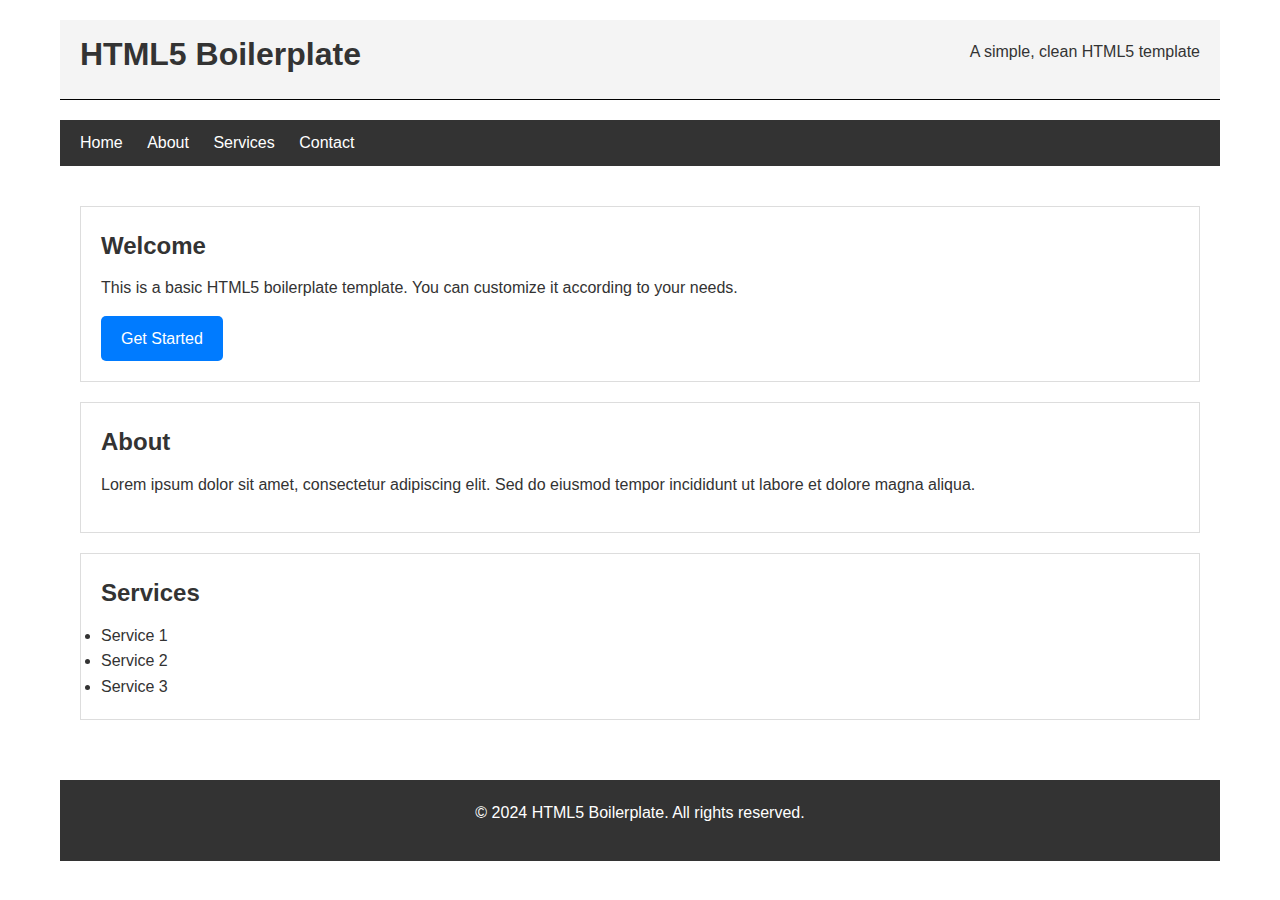
<file: Myntra/index.html>
<!DOCTYPE html>
<html lang="en">
<head>
    <meta charset="UTF-8">
    <meta name="viewport" content="width=device-width, initial-scale=1.0">
    <link rel="stylesheet" href="styles.css">
    <title>HTML5 Boilerplate</title>
    <style>
        * {
            margin: 0;
            padding: 0;
            box-sizing: border-box;
        }

        body {
            font-family: Arial, sans-serif;
            line-height: 1.6;
            color: #333;
            max-width: 1200px;
            margin: 0 auto;
            padding: 20px;
        }

        header {
            background: #f4f4f4;
            padding: 20px;
            text-align: center;
            margin-bottom: 20px;
        }

        nav {
            background: #333;
            padding: 10px;
            margin-bottom: 20px;
        }

        nav a {
            color: white;
            text-decoration: none;
            margin: 0 10px;
        }

        nav a:hover {
            color: #ddd;
        }

        main {
            padding: 20px;
        }

        .container {
            background: white;
            padding: 20px;
            margin-bottom: 20px;
            border: 1px solid #ddd;
        }

        footer {
            background: #333;
            color: white;
            text-align: center;
            padding: 20px;
            margin-top: 20px;
        }

        h1, h2, h3 {
            margin-bottom: 10px;
        }

        p {
            margin-bottom: 15px;
        }

        .btn {
            background: #007bff;
            color: white;
            padding: 10px 20px;
            text-decoration: none;
            border-radius: 5px;
            display: inline-block;
        }

        .btn:hover {
            background: #0056b3;
        }
    </style>
</head>
<body>
    <header>
        <h1>HTML5 Boilerplate</h1>
        <p>A simple, clean HTML5 template</p>
    </header>

    <nav>
        <a href="#home">Home</a>
        <a href="#about">About</a>
        <a href="#services">Services</a>
        <a href="#contact">Contact</a>
    </nav>

    <main>
        <div class="container">
            <h2>Welcome</h2>
            <p>This is a basic HTML5 boilerplate template. You can customize it according to your needs.</p>
            <a href="#" class="btn">Get Started</a>
        </div>

        <div class="container">
            <h2>About</h2>
            <p>Lorem ipsum dolor sit amet, consectetur adipiscing elit. Sed do eiusmod tempor incididunt ut labore et dolore magna aliqua.</p>
        </div>

        <div class="container">
            <h2>Services</h2>
            <ul>
                <li>Service 1</li>
                <li>Service 2</li>
                <li>Service 3</li>
            </ul>
        </div>
    </main>

    <footer>
        <p>&copy; 2024 HTML5 Boilerplate. All rights reserved.</p>
    </footer>
</body>
</html>
</file>
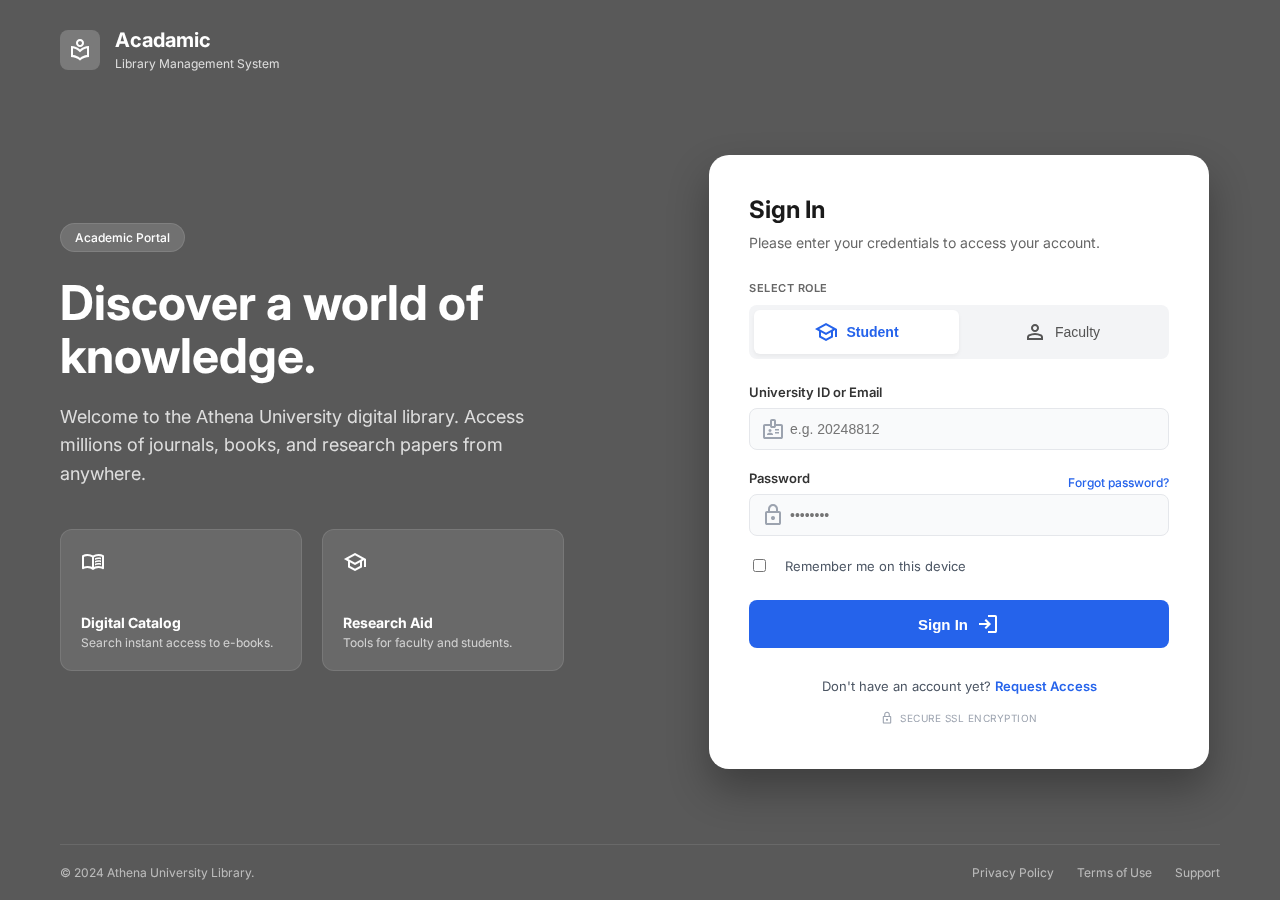
<file: login/login.html>
<!DOCTYPE html>
<html lang="en">

<head>
    <meta charset="UTF-8">
    <meta name="viewport" content="width=device-width, initial-scale=1.0">
    <title>Athena - Library Management System</title>
    <link rel="stylesheet" href="login.css">
    <!-- Google Fonts -->
    <link rel="preconnect" href="https://fonts.googleapis.com">
    <link rel="preconnect" href="https://fonts.gstatic.com" crossorigin>
    <link href="https://fonts.googleapis.com/css2?family=Inter:wght@400;500;600;700&display=swap" rel="stylesheet">
    <!-- Google Icons -->
    <link rel="stylesheet"
        href="https://fonts.googleapis.com/css2?family=Material+Symbols+Outlined:opsz,wght,FILL,GRAD@20..48,100..700,0..1,-50..200" />
</head>

<body>
    <div class="background-overlay"></div>

    <div class="page-wrapper">
        <!-- Header -->
        <header class="top-header">
            <div class="logo">
                <div class="logo-icon">
                    <span class="material-symbols-outlined">local_library</span>
                </div>
                <div class="logo-text">
                    <h1>Acadamic</h1>
                    <span>Library Management System</span>
                </div>
            </div>
        </header>

        <main class="main-content">
            <!-- Left Section: Hero Text -->
            <section class="left-hero">
                <div class="hero-content">
                    <span class="pill">Academic Portal</span>
                    <h2>Discover a world of <br>knowledge.</h2>
                    <p>Welcome to the Athena University digital library. Access millions of journals, books, and
                        research papers from anywhere.</p>

                    <div class="stats-card-container">
                        <div class="stat-card">
                            <span class="material-symbols-outlined icon">menu_book</span>
                            <div class="stat-text">
                                <strong>Digital Catalog</strong>
                                <span>Search instant access to e-books.</span>
                            </div>
                        </div>
                        <div class="stat-card">
                            <span class="material-symbols-outlined icon">school</span>
                            <div class="stat-text">
                                <strong>Research Aid</strong>
                                <span>Tools for faculty and students.</span>
                            </div>
                        </div>
                    </div>
                </div>
            </section>

            <!-- Right Section: Login Card -->
            <section class="right-login">
                <div class="login-card">
                    <div class="card-header">
                        <h3>Sign In</h3>
                        <p>Please enter your credentials to access your account.</p>
                    </div>

                    <div class="role-selector">
                        <label>Select Role</label>
                        <div class="toggle-container">
                            <button class="role-btn active" data-role="student">
                                <span class="material-symbols-outlined">school</span>
                                Student
                            </button>
                            <button class="role-btn" data-role="faculty">
                                <span class="material-symbols-outlined">person</span>
                                Faculty
                            </button>
                        </div>
                    </div>

                    <form class="login-form">
                        <div class="form-group">
                            <label>University ID or Email</label>
                            <div class="input-wrapper">
                                <span class="material-symbols-outlined input-icon">badge</span>
                                <input type="text" placeholder="e.g. 20248812">
                            </div>
                        </div>

                        <div class="form-group">
                            <div class="label-row">
                                <label>Password</label>
                                <a href="#" class="forgot-pass">Forgot password?</a>
                            </div>
                            <div class="input-wrapper">
                                <span class="material-symbols-outlined input-icon">lock</span>
                                <input type="password" placeholder="••••••••">
                            </div>
                        </div>

                        <div class="form-options">
                            <label class="checkbox-container">
                                <input type="checkbox">
                                <span class="checkmark"></span>
                                Remember me on this device
                            </label>
                        </div>

                        <button type="button" class="sign-in-btn">
                            Sign In
                            <span class="material-symbols-outlined">login</span>
                        </button>
                    </form>

                    <div class="card-footer">
                        <p>Don't have an account yet? <a href="#">Request Access</a></p>
                        <div class="secure-badge">
                            <span class="material-symbols-outlined">lock</span>
                            Secure SSL Encryption
                        </div>
                    </div>
                </div>
            </section>
        </main>

        <!-- Footer -->
        <footer class="bottom-footer">
            <div class="copyright">© 2024 Athena University Library.</div>
            <div class="footer-links">
                <a href="#">Privacy Policy</a>
                <a href="#">Terms of Use</a>
                <a href="#">Support</a>
            </div>
        </footer>
    </div>

    <script src="login.js"></script>
</body>

</html>
</file>
<file: Myntra/styles.css>
* {
    margin: 0;
    padding: 0;
    font-family: Assistant, -apple-system, BlinkMacSystemFont, Segoe UI, Roboto, Helvetica, Arial, sans-serif;
    box-sizing: border-box;
}

header{
    height: 80px;
    background-color: #ffffff;
    display: flex;
    justify-content: space-between;
    align-items: center;
    border-bottom: 1px solid black;
}

.myntra-home{
    height: 45px;
}

.nav-bar {
    display: flex;
    justify-content: space-between;
    min-width: 500px;
}

.nav-bar a {
    text-decoration: none;
    color: #282c3f;
    letter-spacing: .3px;
    font-size: 14px;
    font-weight: 700;
    text-transform: uppercase;
    padding: 28px 0;
    border-bottom: 3px solid #ffffff;
}
.nav-bar a {
    position: relative;
    overflow: hidden;
}

.nav-bar a::after {
    content: '';
    position: absolute;
    bottom: 0;
    left: 0;
    width: 0;
    height: 3px;
    background-color: #f54e77;
    transition: width 0.5s ease;
}

.nav-bar a:hover::after {
    width: 100%;
}

.nav-bar a:active::after {
    width: 100%;
    animation: loadingBar 2s ease;
}

@keyframes loadingBar {
    0% {
        width: 0%;
    }
    25% {
        width: 25%;
    }
    50% {
        width: 50%;
    }
    75% {
        width: 75%;
    }
    100% {
        width: 100%;
    }
}
.nav-bar sup {
    color: #ff3f6c;
    font-size: 10px;
}

.logo {
    margin-left: 4%;
}

.search {
    height: 40px;
    min-width: 200px;
    width: 32%;
    display: flex;
    align-items: center;
}

.search-bar {
    background-color: #f5f5f6;
    color: #696e79;
    flex-grow: 1;
    height: 40px;
    border: 0;
    border-radius: 0 4px 4px 0;
}
.search-icon {
    height: 20px;
    padding: 10px;
    box-sizing: content-box;
    background-color: #f5f5f6;
    color: #282c3f;
    font-weight: 300;
    border-radius: 4px 0 0 4px;
}

.action {
    display: flex;
}

.action-container {
    display: flex;
    flex-direction: column;
    align-items: center;
    margin-right: 40px;
}
.modify{
    height:28px;
    width: 28px;
    padding-left: 5px;
    display: flex;
    align-items: center;
}
.modify:hover {
    transform: scale(1.2);
    transition: transform 0.2s ease;
}

.modify:active {
    color: #f1597c;
}

.action-icon:hover {
    transform: scale(1.2);
    transition: transform 0.2s ease;
}

.action-container:hover {
    transform: scale(1.1);
    transition: transform 0.2s ease;
}

/* main context */
.banner{
    margin-top: 40px;
}
.banner-image {
    width:100%;
}

.category-heading {
    text-transform: uppercase;
    color: #3e4152;
    letter-spacing: .15rem;
    margin: 50px 0 10px 30px;
    font-size: 1.8rem;
    max-height: 5rem;
    font-weight: 700;
}

.category-item{
    display: flex;
    flex-wrap: wrap;
    justify-content: space-evenly;
}
.offer{
    width: 200px;

}
.non-offer{
    width: 200px;

}

.footer-container {
    padding: 30px 0px 40px 0px;
    background-color: #fafbfc;
    display: flex;
    justify-content: space-evenly;
}
.first{
    display: flex;
    flex-direction: column;
    justify-content: space-evenly;
}
.first a {
    color: #282c3f;
    text-decoration: none;
    font-size: 15px;
    padding-bottom: 5px;
}
.first h3 {
    color: #696b79;
    text-decoration: none;
    font-size: 15px;
    padding-bottom: 5px;
    margin-bottom: 25px;
}

.copywrite {
    color: #94969f;
    text-align: end;
    padding: 15px;
}
</file>
<file: login/login.css>
/* Global Styles */
body,
html {
    margin: 0;
    padding: 0;
    font-family: 'Inter', sans-serif;
    height: 100%;
    width: 100%;
    overflow-x: hidden;
    overflow-y: hidden;
    /* Prevent vertical scrolling */
    color: white;
}

/* Background Setup */
body {
    /* Fallback gradient if image fails */
    background: linear-gradient(135deg, #1e3c72 0%, #2a5298 100%);
    /* New reliable library image */
    background-image: url('https://images.unsplash.com/photo-1481627834876-b7833e8f5570?ixlib=rb-4.0.3&auto=format&fit=crop&w=2256&q=80');
    background-size: cover;
    background-position: center;
    background-repeat: no-repeat;
    position: relative;
}

.background-overlay {
    position: absolute;
    top: 0;
    left: 0;
    width: 100%;
    height: 100%;
    background: rgba(0, 0, 0, 0.65);
    /* Dark overlay */
    backdrop-filter: blur(8px);
    /* Blur effect */
    z-index: 0;
}

.page-wrapper {
    position: relative;
    z-index: 1;
    height: 100%;
    display: flex;
    flex-direction: column;
    padding: 0 60px;
    box-sizing: border-box;
    /* Maintain ratio on large screens and center the wrapper */
    max-width: 1600px;
    margin: 0 auto;
    width: 100%;
}

/* ---------------------------------------------------------
   Header
--------------------------------------------------------- */
.top-header {
    display: flex;
    justify-content: space-between;
    align-items: center;
    padding: 20px 0;
    /* Reduced padding */
    height: 60px;
    /* Reduced height */
}

.logo {
    display: flex;
    align-items: center;
    gap: 15px;
}

.logo-icon {
    width: 40px;
    height: 40px;
    background-color: rgba(255, 255, 255, 0.2);
    border-radius: 8px;
    display: flex;
    justify-content: center;
    align-items: center;
}

.logo-text h1 {
    font-size: 20px;
    font-weight: 700;
    margin: 0;
    line-height: 1.2;
}

.logo-text span {
    font-size: 12px;
    opacity: 0.8;
}

/* ---------------------------------------------------------
   Main Layout
--------------------------------------------------------- */
.main-content {
    flex: 1;
    display: flex;
    align-items: center;
    justify-content: space-between;
    padding-bottom: 20px;
    /* Reduced padding */
}

/* Left Hero Section */
.left-hero {
    width: 50%;
    padding-right: 50px;
}

.pill {
    display: inline-block;
    padding: 6px 14px;
    background: rgba(255, 255, 255, 0.15);
    border-radius: 20px;
    font-size: 12px;
    font-weight: 500;
    margin-bottom: 25px;
    border: 1px solid rgba(255, 255, 255, 0.1);
}

.left-hero h2 {
    font-size: 48px;
    font-weight: 700;
    margin: 0 0 20px 0;
    line-height: 1.1;
}

.left-hero p {
    font-size: 18px;
    line-height: 1.6;
    color: rgba(255, 255, 255, 0.8);
    margin-bottom: 40px;
    max-width: 500px;
}

.stats-card-container {
    display: flex;
    gap: 20px;
    margin-bottom: 30px;
    /* Reduced margin */
}

.stat-card {
    display: flex;
    flex-direction: column;
    justify-content: space-between;
    background: rgba(255, 255, 255, 0.1);
    border: 1px solid rgba(255, 255, 255, 0.1);
    padding: 20px;
    border-radius: 12px;
    width: 200px;
    height: 100px;
}

.stat-card .icon {
    font-size: 24px;
    margin-bottom: 10px;
}

.stat-text {
    display: flex;
    flex-direction: column;
}

.stat-text strong {
    font-size: 14px;
    margin-bottom: 4px;
}

.stat-text span {
    font-size: 12px;
    opacity: 0.7;
}

/* ---------------------------------------------------------
   Right Login Section
--------------------------------------------------------- */
.right-login {
    width: 45%;
    display: flex;
    justify-content: center;
    /* Centered the card as requested */
    align-items: center;
}

.login-card {
    background: #ffffff;
    color: #1a1a1a;
    width: 100%;
    max-width: 420px;
    padding: 40px;
    border-radius: 20px;
    box-shadow: 0 20px 40px rgba(0, 0, 0, 0.3);
}

.card-header h3 {
    font-size: 24px;
    margin: 0 0 10px 0;
}

.card-header p {
    font-size: 14px;
    color: #666;
    margin: 0 0 30px 0;
}

/* Role Toggle */
.role-selector label {
    display: block;
    font-size: 11px;
    font-weight: 600;
    color: #666;
    text-transform: uppercase;
    letter-spacing: 0.5px;
    margin-bottom: 10px;
}

.toggle-container {
    background: #F3F4F6;
    padding: 5px;
    border-radius: 8px;
    display: flex;
    margin-bottom: 25px;
}

.role-btn {
    flex: 1;
    border: none;
    background: transparent;
    padding: 10px;
    border-radius: 6px;
    font-size: 14px;
    font-weight: 500;
    color: #555;
    cursor: pointer;
    display: flex;
    align-items: center;
    justify-content: center;
    gap: 8px;
    transition: all 0.2s;
}

.role-btn.active {
    background: white;
    color: #2563EB;
    box-shadow: 0 2px 4px rgba(0, 0, 0, 0.05);
    font-weight: 600;
}

/* Form Styles */
.form-group {
    margin-bottom: 20px;
}

.form-group label {
    display: block;
    font-size: 13px;
    font-weight: 600;
    color: #333;
    margin-bottom: 8px;
}

.label-row {
    display: flex;
    justify-content: space-between;
    align-items: center;
}

.forgot-pass {
    font-size: 12px;
    color: #2563EB;
    text-decoration: none;
    font-weight: 500;
}

.input-wrapper {
    position: relative;
}

.input-icon {
    position: absolute;
    left: 12px;
    top: 50%;
    transform: translateY(-50%);
    color: #9CA3AF;
    font-size: 20px;
}

.input-wrapper input {
    width: 100%;
    padding: 12px 12px 12px 40px;
    /* Space for icon */
    border: 1px solid #E5E7EB;
    border-radius: 8px;
    font-size: 14px;
    background: #F9FAFB;
    box-sizing: border-box;
    outline: none;
    transition: border-color 0.2s;
}

.input-wrapper input:focus {
    border-color: #2563EB;
    background: white;
}

/* Options */
.form-options {
    margin-bottom: 25px;
}

.checkbox-container {
    display: flex;
    align-items: center;
    gap: 8px;
    font-size: 13px;
    color: #4B5563;
    cursor: pointer;
}

.sign-in-btn {
    width: 100%;
    background: #2563EB;
    color: white;
    border: none;
    padding: 12px;
    border-radius: 8px;
    font-size: 15px;
    font-weight: 600;
    cursor: pointer;
    display: flex;
    justify-content: center;
    align-items: center;
    gap: 8px;
    transition: background 0.2s;
}

.sign-in-btn:hover {
    background: #1D4ED8;
}

/* Card Footer */
.card-footer {
    margin-top: 30px;
    text-align: center;
}

.card-footer p {
    font-size: 13px;
    color: #4B5563;
    margin-bottom: 15px;
}

.card-footer a {
    color: #2563EB;
    text-decoration: none;
    font-weight: 600;
}

.secure-badge {
    display: inline-flex;
    align-items: center;
    gap: 6px;
    font-size: 10px;
    color: #9CA3AF;
    text-transform: uppercase;
    letter-spacing: 0.5px;
}

.secure-badge .material-symbols-outlined {
    font-size: 14px;
}

/* ---------------------------------------------------------
   Footer
--------------------------------------------------------- */
.bottom-footer {
    display: flex;
    justify-content: space-between;
    padding: 20px 0;
    font-size: 12px;
    color: rgba(255, 255, 255, 0.6);
    border-top: 1px solid rgba(255, 255, 255, 0.1);
}

.footer-links a {
    color: rgba(255, 255, 255, 0.6);
    text-decoration: none;
    margin-left: 20px;
    transition: color 0.2s;
}

.footer-links a:hover {
    color: white;
}

/* ---------------------------------------------------------
   Media Queries
--------------------------------------------------------- */
@media (max-width: 900px) {
    .page-wrapper {
        padding: 0 20px;
    }

    .main-content {
        flex-direction: column;
        justify-content: center;
        gap: 40px;
    }

    .left-hero {
        width: 100%;
        padding-right: 0;
        text-align: center;
    }

    .left-hero p {
        margin: 0 auto 40px auto;
    }

    .stat-card-container {
        justify-content: center;
    }

    .social-proof {
        justify-content: center;
    }

    .right-login {
        width: 100%;
        justify-content: center;
    }
}

/* ---------------------------------------------------------
   Notification Styles
--------------------------------------------------------- */
.notification {
    position: fixed;
    top: 20px;
    right: 20px;
    background: white;
    color: #1a1a1a;
    padding: 16px 20px;
    border-radius: 8px;
    box-shadow: 0 4px 12px rgba(0, 0, 0, 0.15);
    display: flex;
    align-items: center;
    gap: 12px;
    z-index: 9999;
    animation: slideIn 0.3s ease-out;
    opacity: 1;
    transition: opacity 0.3s ease;
}

.notification.success {
    border-left: 4px solid #10B981;
}

.notification.success .material-symbols-outlined {
    color: #10B981;
}

.notification.error {
    border-left: 4px solid #EF4444;
}

.notification.error .material-symbols-outlined {
    color: #EF4444;
}

.notification .material-symbols-outlined {
    font-size: 24px;
}

@keyframes slideIn {
    from {
        transform: translateX(400px);
        opacity: 0;
    }
    to {
        transform: translateX(0);
        opacity: 1;
    }
}

/* Loading state for button */
.sign-in-btn:disabled {
    opacity: 0.7;
    cursor: not-allowed;
}
</file>
